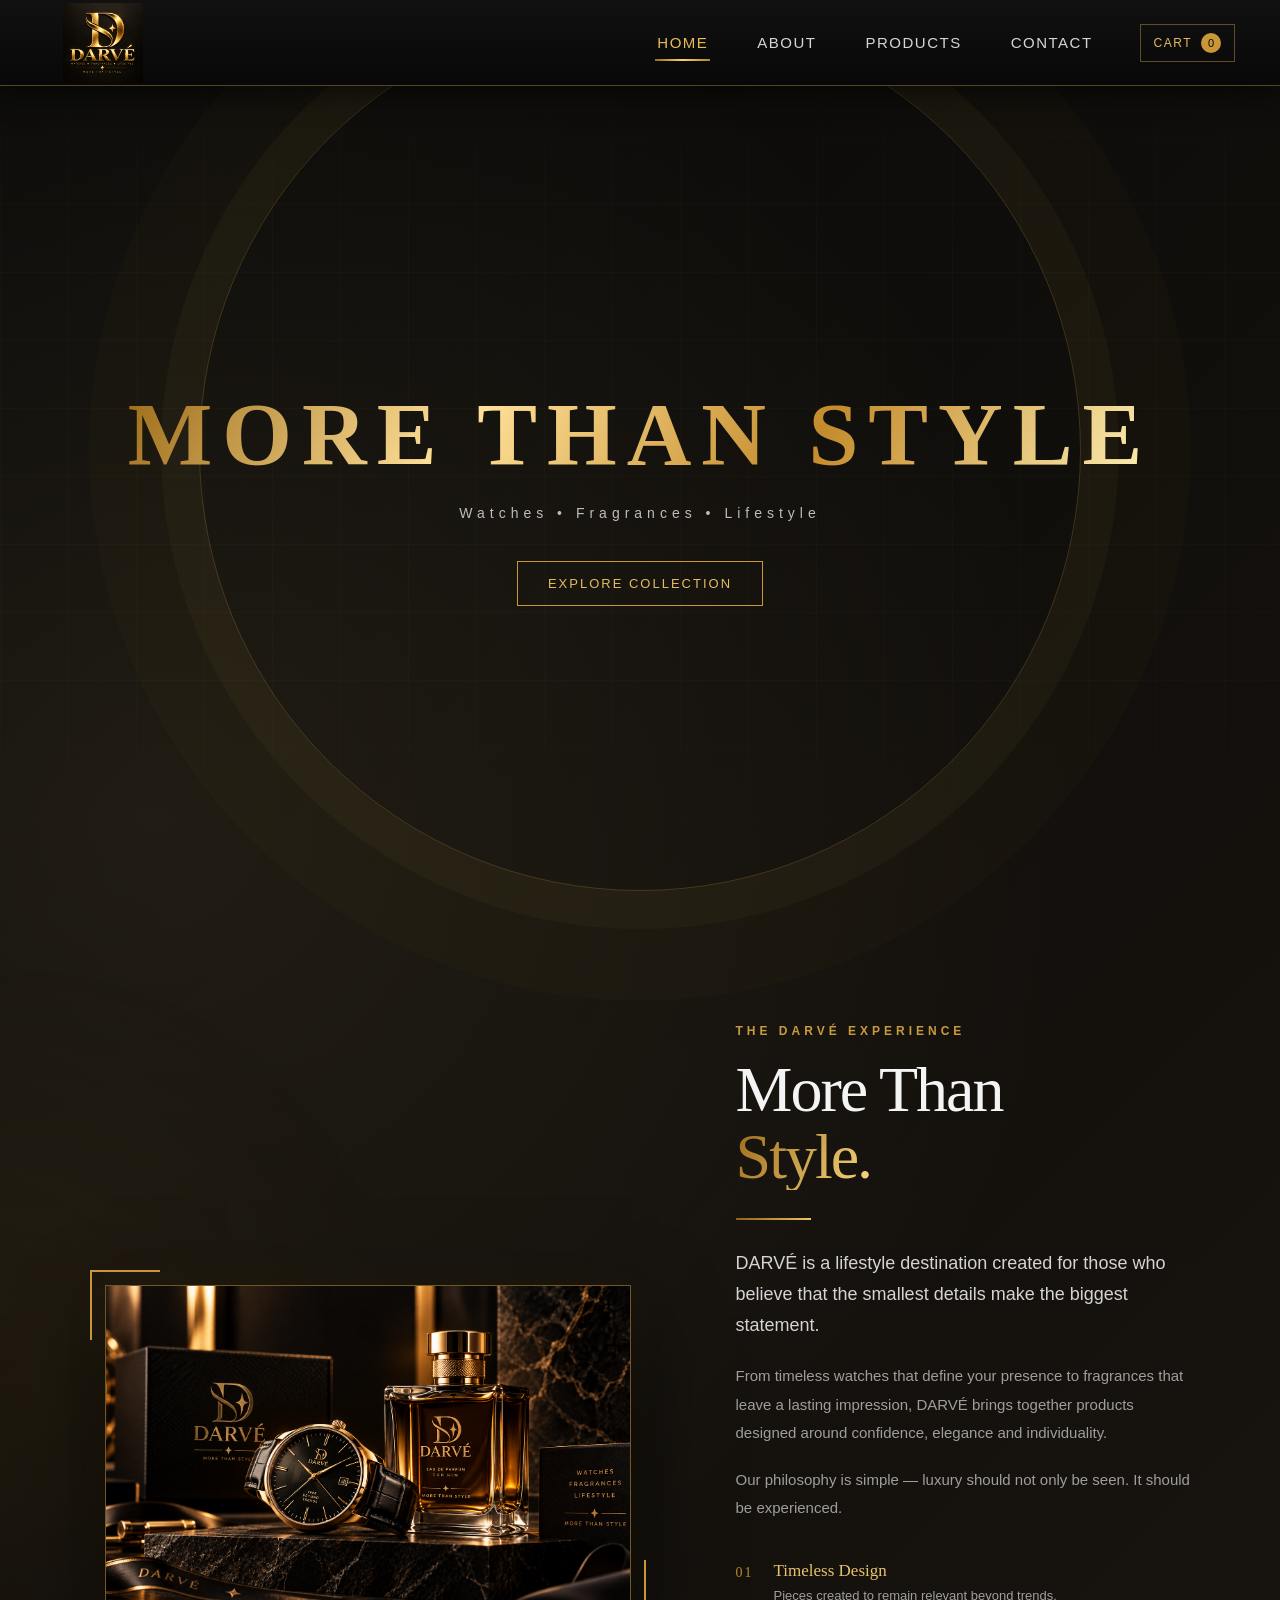
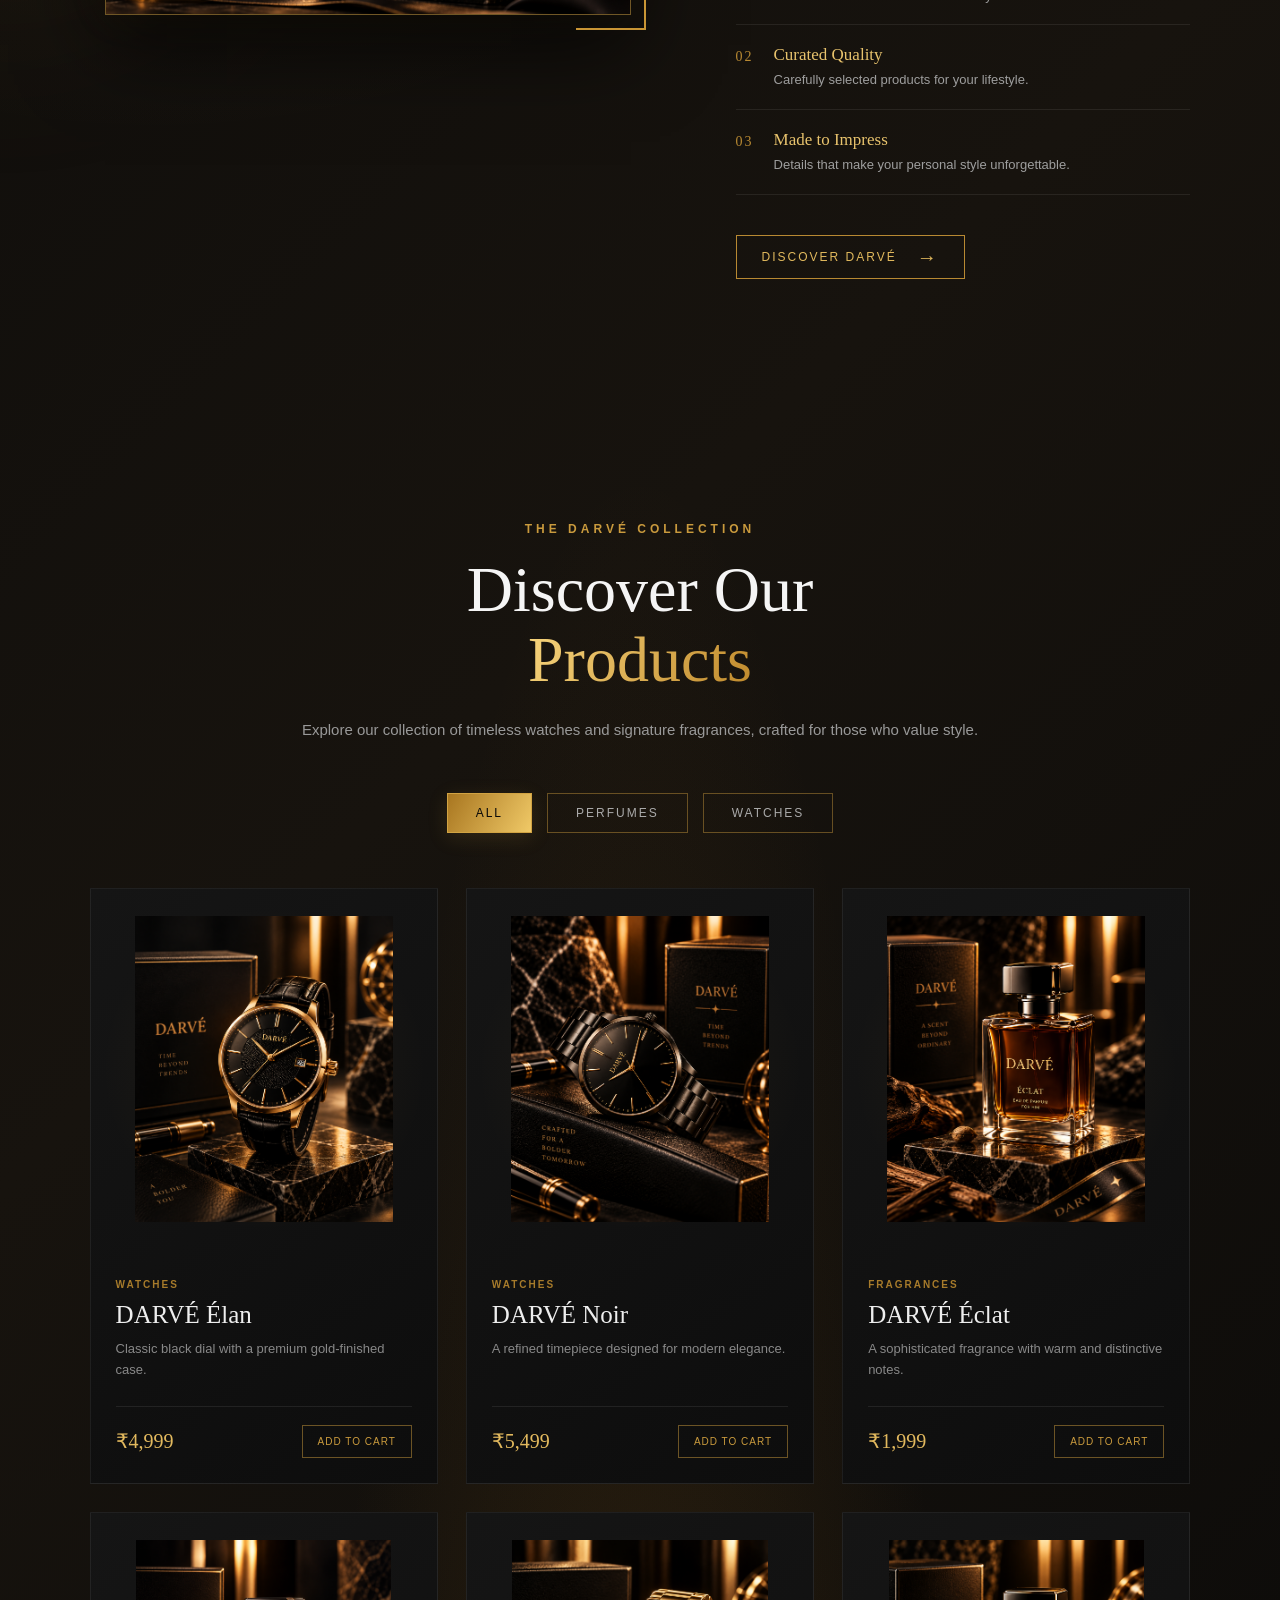
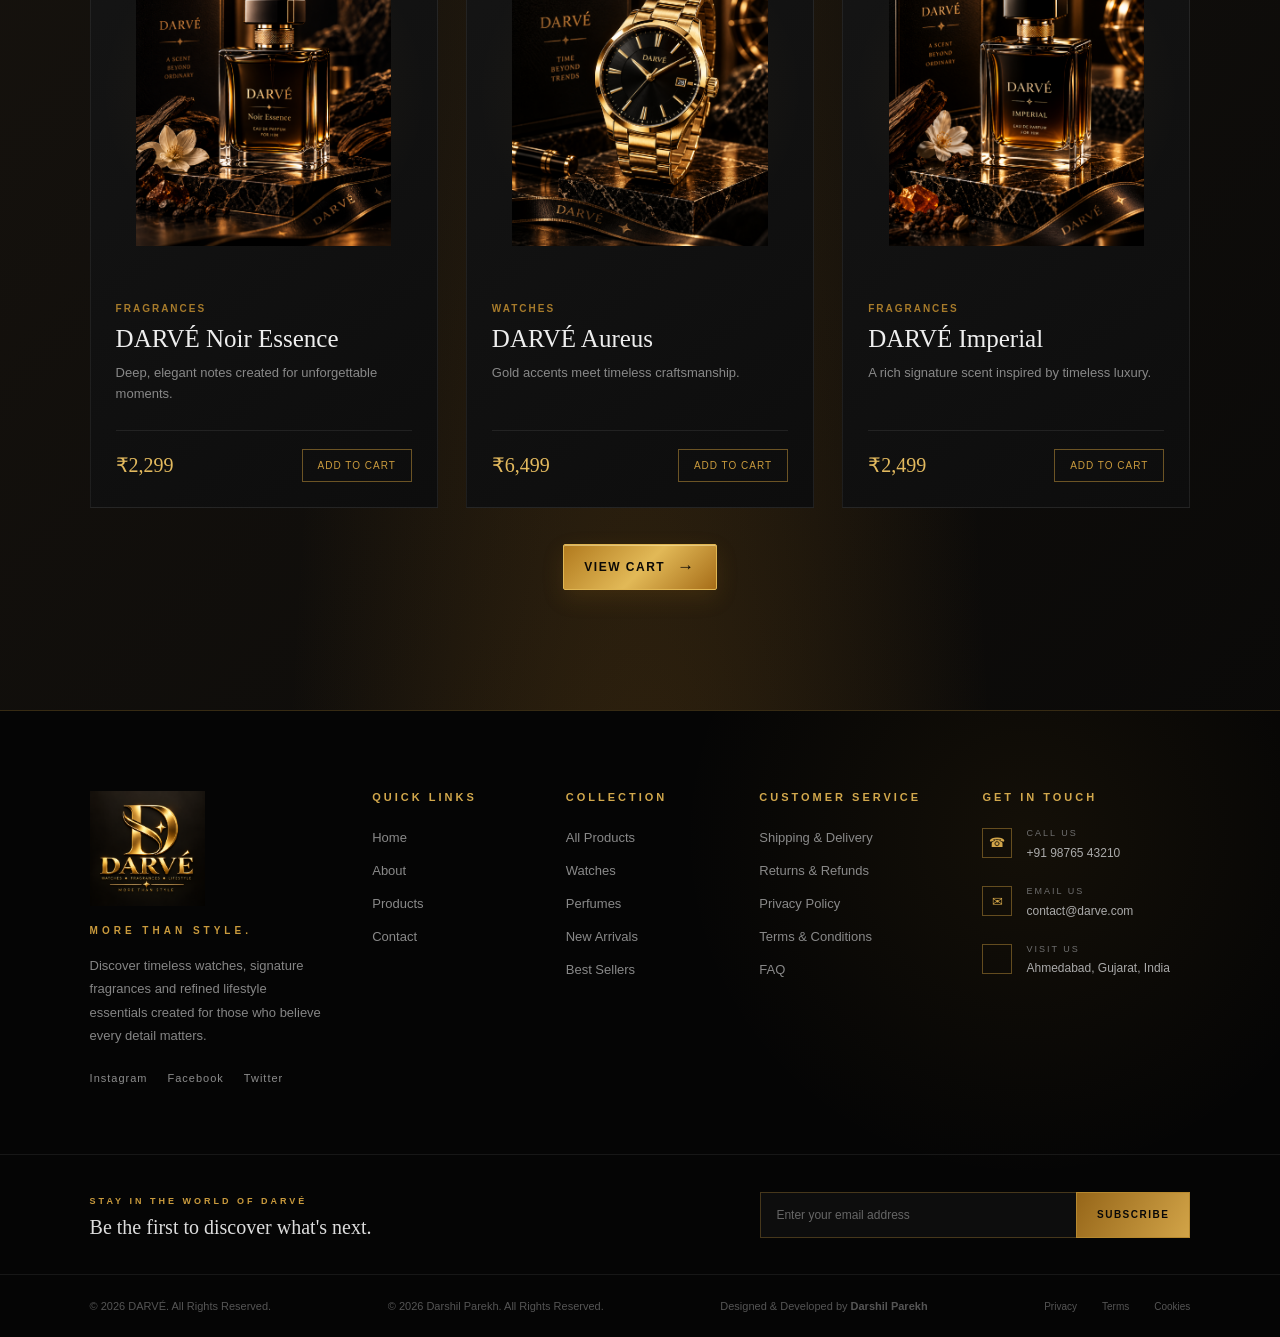
<file: index.html>
<!DOCTYPE html>
<html lang="en">

<head>
    <meta charset="UTF-8">
    <meta name="viewport" content="width=device-width, initial-scale=1.0">
    <title>DARVÉ</title>
    <link rel="icon" type="image/png" href="Images/logo2.png">
    <link rel="stylesheet" href="style.css?v=3">
</head>

<body>
    <header class="navbar">
        <div class="nav-container">
            <a href="#" class="logo">
                <img src="Images/logo2.png" alt="DARVÉ Logo">
            </a>
            <nav class="nav-menu">

                <a href="#" class="nav-link active">
                    Home
                </a>
                <a href="#about" class="nav-link">
                    About
                </a>
                <a href="#products" class="nav-link">
                    Products
                </a>
                <a href="#contact" class="nav-link">
                    Contact
                </a>
                <a href="cart.html" class="cart-link">
                    Cart
                    <span id="cartCount">0</span>
                </a>
            </nav>
            <button class="menu-btn">
                ☰
            </button>
        </div>

    </header>
    <section id="home" class="hero">
        <h1>MORE THAN STYLE</h1>
        <p>Watches • Fragrances • Lifestyle</p>
        <button class="shop-btn">Explore Collection</button>
    </section>



    <section class="about-section" id="about">
        <div class="about-container">
            <!-- IMAGE -->
            <div class="about-image-wrapper">
                <div class="about-image-frame">
                    <img src="Images/about image.png" alt="DARVÉ Watches and Fragrances" class="about-image" loading="lazy" decoding="async">
                </div>
                <div class="gold-corner top-left"></div>
                <div class="gold-corner bottom-right"></div>
            </div>
            <!-- CONTENT -->
            <div class="about-content">
                <span class="about-small-title">
                    THE DARVÉ EXPERIENCE
                </span>
                <h2> More Than <span>Style.</span> </h2>
                <div class="about-line"></div>
                <p class="about-intro">
                    DARVÉ is a lifestyle destination created for those
                    who believe that the smallest details make the
                    biggest statement.
                </p>
                <p>
                    From timeless watches that define your presence
                    to fragrances that leave a lasting impression,
                    DARVÉ brings together products designed around
                    confidence, elegance and individuality.
                </p>
                <p>
                    Our philosophy is simple — luxury should not only
                    be seen. It should be experienced.
                </p>

                <!-- FETURES -->
                <div class="about-features">
                    <div class="about-feature">
                        <span class="feature-number">
                            01
                        </span>
                        <div>
                            <h3>Timeless Design</h3>
                            <p>
                                Pieces created to remain
                                relevant beyond trends.
                            </p>
                        </div>
                    </div>
                    <div class="about-feature">
                        <span class="feature-number">
                            02
                        </span>
                        <div>
                            <h3>Curated Quality</h3>
                            <p>
                                Carefully selected products
                                for your lifestyle.
                            </p>
                        </div>
                    </div>
                    <div class="about-feature">
                        <span class="feature-number">
                            03
                        </span>
                        <div>
                            <h3>Made to Impress</h3>
                            <p>
                                Details that make your
                                personal style unforgettable.
                            </p>
                        </div>
                    </div>
                </div>
                <a href="#products" class="about-button">
                    Discover DARVÉ
                    <span>→</span>
                </a>
            </div>
        </div>
    </section>
    <section class="products-section" id="products">

        <div class="products-header">
            <span class="section-subtitle">
                THE DARVÉ COLLECTION
            </span>
            <h2>
                Discover Our
                <span>Products</span>
            </h2>
            <p>
                Explore our collection of timeless watches and
                signature fragrances, crafted for those who value style.
            </p>
        </div>
        <div class="product-actions">
            <div class="category-buttons" aria-label="Product categories">
                <button class="category-btn filter-btn active" type="button" data-category="all">
                    All
                </button>
                <button class="category-btn filter-btn" type="button" data-category="perfume">
                    Perfumes
                </button>
                <button class="category-btn filter-btn" type="button" data-category="watch">
                    Watches
                </button>
            </div>
        </div>

        <div class="product-grid" id="productGrid">
            <!-- PRODUCT 1 -->
            <div class="product-card" data-category="watch">
                <div class="product-image">
                    <img src="Images/belt watch.png" alt="DARVÉ Luxury Watch" loading="lazy" decoding="async">
                </div>
                <div class="product-info">
                    <span class="product-category">
                        WATCHES
                    </span>
                    <h3>
                        DARVÉ Élan
                    </h3>
                    <p class="product-description">
                        Classic black dial with a premium
                        gold-finished case.
                    </p>
                    <div class="product-bottom">
                        <span class="product-price">
                            ₹4,999
                        </span>
                        <button class="add-cart">
                            Add to Cart
                        </button>
                    </div>
                </div>
            </div>
            <!-- PRODUCT 2 -->
            <div class="product-card" data-category="watch">
                <div class="product-image">
                    <img src="Images/chainwatch.png" alt="DARVÉ Watch" loading="lazy" decoding="async">
                </div>
                <div class="product-info">
                    <span class="product-category">
                        WATCHES
                    </span>
                    <h3>
                        DARVÉ Noir
                    </h3>
                    <p class="product-description">
                        A refined timepiece designed for
                        modern elegance.
                    </p>
                    <div class="product-bottom">
                        <span class="product-price">
                            ₹5,499
                        </span>
                        <button class="add-cart">
                            Add to Cart
                        </button>
                    </div>
                </div>
            </div>
            <!-- PRODUCT 3 -->
            <div class="product-card" data-category="perfume">
                <div class="product-image">
                    <img src="Images/ECLAT perfume.png" alt="DARVÉ Luxury Perfume" loading="lazy" decoding="async">
                </div>
                <div class="product-info">
                    <span class="product-category">
                        FRAGRANCES
                    </span>
                    <h3>
                        DARVÉ Éclat
                    </h3>
                    <p class="product-description">
                        A sophisticated fragrance with
                        warm and distinctive notes.
                    </p>
                    <div class="product-bottom">
                        <span class="product-price">
                            ₹1,999
                        </span>
                        <button class="add-cart">
                            Add to Cart
                        </button>
                    </div>
                </div>
            </div>
            <!-- PRODUCT 4 -->
            <div class="product-card" data-category="perfume">
                <div class="product-image">
                    <img src="Images/noir essence.png" alt="DARVÉ Fragrance" loading="lazy" decoding="async">
                </div>
                <div class="product-info">
                    <span class="product-category">
                        FRAGRANCES
                    </span>
                    <h3>
                        DARVÉ Noir Essence
                    </h3>
                    <p class="product-description">
                        Deep, elegant notes created for
                        unforgettable moments.
                    </p>
                    <div class="product-bottom">
                        <span class="product-price">
                            ₹2,299
                        </span>
                        <button class="add-cart">
                            Add to Cart
                        </button>
                    </div>
                </div>
            </div>
            <!-- PRODUCT 5 -->
            <div class="product-card" data-category="watch">
                <div class="product-image">
                    <img src="Images/gold watch.png" alt="DARVÉ Gold Watch" loading="lazy" decoding="async">
                </div>
                <div class="product-info">
                    <span class="product-category">
                        WATCHES
                    </span>
                    <h3>
                        DARVÉ Aureus
                    </h3>
                    <p class="product-description">
                        Gold accents meet timeless
                        craftsmanship.
                    </p>
                    <div class="product-bottom">
                        <span class="product-price">
                            ₹6,499
                        </span>
                        <button class="add-cart">
                            Add to Cart
                        </button>
                    </div>
                </div>
            </div>
            <!-- PRODUCT 6 -->
            <div class="product-card" data-category="perfume">
                <div class="product-image">
                    <img src="Images/imperial.png" alt="DARVÉ Perfume" loading="lazy" decoding="async">
                </div>
                <div class="product-info">
                    <span class="product-category">
                        FRAGRANCES
                    </span>
                    <h3>
                        DARVÉ Imperial
                    </h3>
                    <p class="product-description">
                        A rich signature scent inspired
                        by timeless luxury.
                    </p>
                    <div class="product-bottom">
                        <span class="product-price">
                            ₹2,499
                        </span>
                        <button class="add-cart">
                            Add to Cart
                        </button>
                    </div>
                </div>
            </div>
        </div>
        <div class="products-cart-action">
            <a href="cart.html" class="view-cart-button">
                View Cart
                <span>→</span>
            </a>
        </div>
    </section>
    <footer class="footer">
        <div class="footer-container">
            <!-- =================================
             BRAND
        ================================== -->
            <div class="footer-brand">
                <a href="#" class="footer-logo">
                    <img src="Images/logo2.png" alt="DARVÉ">
                </a>
                <p class="footer-tagline">
                    MORE THAN STYLE.
                </p>
                <p class="footer-description">
                    Discover timeless watches, signature fragrances
                    and refined lifestyle essentials created for
                    those who believe every detail matters.
                </p>
                <!-- SOCIAL MEDIA -->
                <div class="social-links">

                    <a href="#" aria-label="Instagram">
                        Instagram
                    </a>
                    <a href="#" aria-label="Facebook">
                        Facebook
                    </a>
                    <a href="#" aria-label="Twitter">
                        Twitter
                    </a>
                </div>
            </div>
            <!-- =================================
             QUICK LINKS
        ================================== -->
            <div class="footer-column">
                <h3>
                    QUICK LINKS
                </h3>
                <ul>
                    <li>
                        <a href="#">
                            Home
                        </a>
                    </li>
                    <li>
                        <a href="#about">
                            About
                        </a>
                    </li>
                    <li>
                        <a href="#products">
                            Products
                        </a>
                    </li>
                    <li>
                        <a href="#contact">
                            Contact
                        </a>
                    </li>
                </ul>
            </div>
            <!-- =================================
             COLLECTION
        ================================== -->
            <div class="footer-column">
                <h3>
                    COLLECTION
                </h3>
                <ul>
                    <li>
                        <a href="#products">
                            All Products
                        </a>
                    </li>
                    <li>
                        <a href="#products">
                            Watches
                        </a>
                    </li>
                    <li>
                        <a href="#products">
                            Perfumes
                        </a>
                    </li>
                    <li>
                        <a href="#products">
                            New Arrivals
                        </a>
                    </li>
                    <li>
                        <a href="#products">
                            Best Sellers
                        </a>
                    </li>
                </ul>
            </div>
            <!-- =================================
             CUSTOMER SERVICE
        ================================== -->
            <div class="footer-column">
                <h3>
                    CUSTOMER SERVICE
                </h3>
                <ul>
                    <li>
                        <a href="#">
                            Shipping & Delivery
                        </a>
                    </li>
                    <li>
                        <a href="#">
                            Returns & Refunds
                        </a>
                    </li>
                    <li>
                        <a href="#">
                            Privacy Policy
                        </a>
                    </li>
                    <li>
                        <a href="#">
                            Terms & Conditions
                        </a>
                    </li>
                    <li>
                        <a href="#">
                            FAQ
                        </a>
                    </li>
                </ul>
            </div>
            <!-- =================================
             CONTACT
        ================================== -->
            <div class="footer-contact">
                <h3>
                    GET IN TOUCH
                </h3>
                <div class="contact-item">
                    <span class="contact-icon">
                        ☎
                    </span>
                    <div>
                        <small>
                            CALL US
                        </small>
                        <a href="tel:+919876543210">
                            +91 98765 43210
                        </a>
                    </div>
                </div>
                <div class="contact-item">
                    <span class="contact-icon">
                        ✉
                    </span>
                    <div>
                        <small>
                            EMAIL US
                        </small>
                        <a href="mailto:contact@darve.com">
                            contact@darve.com
                        </a>
                    </div>
                </div>
                <div class="contact-item">
                    <span class="contact-icon">
                    </span>
                    <div>
                        <small>
                            VISIT US
                        </small>
                        <p>
                            Ahmedabad, Gujarat, India
                        </p>
                    </div>
                </div>
            </div>
        </div>
        <!-- =========================================
         NEWSLETTER
    ========================================= -->
        <div class="newsletter">
            <div class="newsletter-content">
                <span>
                    STAY IN THE WORLD OF DARVÉ
                </span>
                <h3>
                    Be the first to discover
                    what's next.
                </h3>
            </div>
            <form class="newsletter-form">
                <input type="email" placeholder="Enter your email address" required>
                <button type="submit">
                    SUBSCRIBE
                </button>
            </form>
        </div>
        <!-- =========================================
         BOTTOM FOOTER
    ========================================= -->
        <div class="footer-bottom">
            <p>
                © 2026 DARVÉ. All Rights Reserved.
            </p>
            <p>
    © 2026 Darshil Parekh. All Rights Reserved.
  </p>
  <p>
    Designed & Developed by <strong>Darshil Parekh</strong>
  </p>
            <div class="legal-links">
                <a href="#">
                    Privacy
                </a>
                <a href="#">
                    Terms
                </a>
                <a href="#">
                    Cookies
                </a>
            </div>
        </div>
    </footer>
    <script src="js/cart.js"></script>
    <script src="js/products.js"></script>
</body>

</html>
</file>
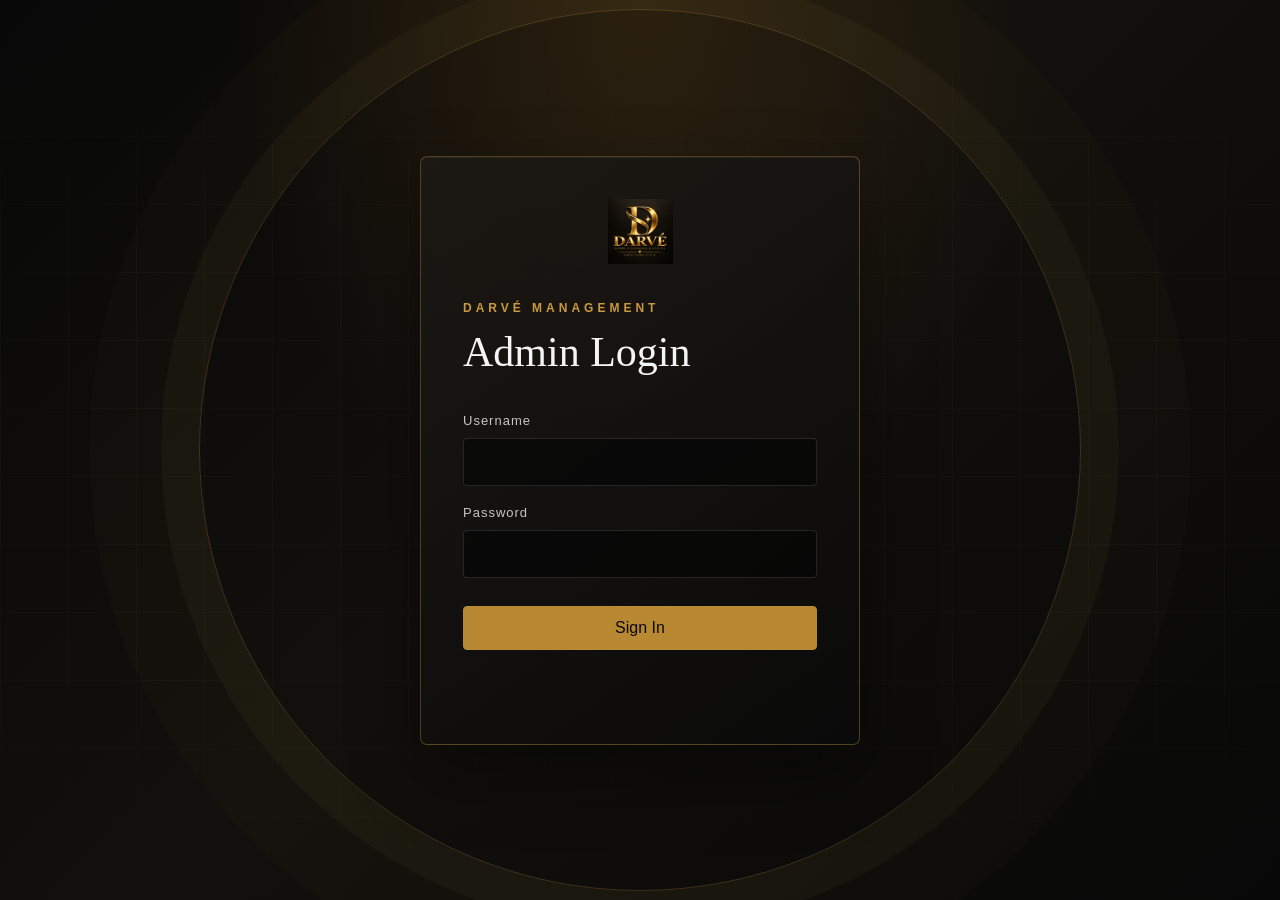
<file: admin-login.html>
<!DOCTYPE html>
<html lang="en">

<head>
    <meta charset="UTF-8">
    <meta name="viewport" content="width=device-width, initial-scale=1.0">
    <title>DARVÉ Admin Login</title>
    <link rel="stylesheet" href="style.css?v=3">
    <link rel="stylesheet" href="admin.css">
</head>

<body class="admin-body auth-body">
    <main class="auth-panel">
        <a href="index.html" class="admin-logo">
            <img src="Images/logo2.png" alt="DARVÉ Logo">
        </a>

        <span class="section-subtitle">DARVÉ MANAGEMENT</span>
        <h1>Admin Login</h1>

        <form id="adminLoginForm" class="auth-form">
            <label for="adminUsername">Username</label>
            <input type="text" id="adminUsername" autocomplete="username" required>

            <label for="adminPassword">Password</label>
            <input type="password" id="adminPassword" autocomplete="current-password" required>

            <button type="submit" class="primary-button">Sign In</button>
            <p id="loginMessage" class="admin-message error" role="alert"></p>
        </form>
    </main>

    <script src="js/admin-auth.js"></script>
</body>

</html>
</file>
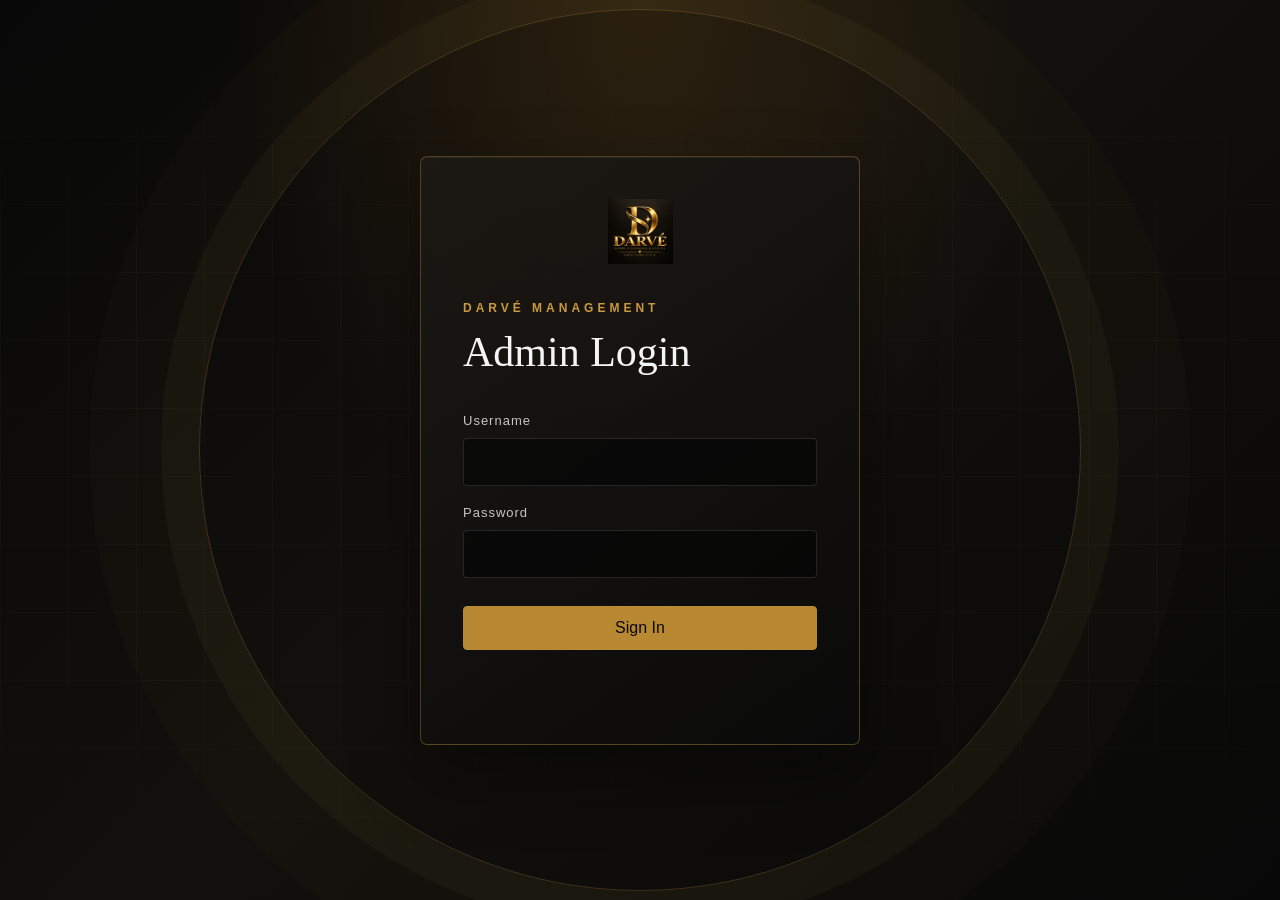
<file: admin.html>
<!DOCTYPE html>
<html lang="en">

<head>
    <meta charset="UTF-8">

    <meta name="viewport" content="width=device-width, initial-scale=1.0">

    <title>DARVÉ Admin Panel</title>

    <link rel="stylesheet" href="style.css?v=3">
    <link rel="stylesheet" href="admin.css">
</head>

<body class="admin-body" data-admin-page>

    <header class="admin-navbar">
        <div class="admin-nav-container">

            <a href="index.html" class="admin-logo">
                <img src="Images/logo2.png" alt="DARVÉ Logo">
            </a>

            <div>
                <a href="index.html" class="admin-back-link">
                    ← View Store
                </a>

                <button type="button" id="adminLogout" class="admin-logout">
                    Log Out
                </button>
            </div>

        </div>
    </header>

    <main class="admin-container">

        <section class="admin-heading">
            <div>
                <span>
                    DARVÉ MANAGEMENT
                </span>

                <h1>
                    Product Admin
                </h1>

                <p>
                    Add, edit and remove products from your collection.
                </p>
            </div>

            <div class="admin-stat">
                <strong id="productCount">
                    0
                </strong>

                <span>
                    Products
                </span>
            </div>
        </section>

        <section class="admin-panel">

            <div class="panel-heading">
                <div>
                    <span>
                        PRODUCT FORM
                    </span>

                    <h2 id="formTitle">
                        Add Product
                    </h2>
                </div>

                <button type="button" id="cancelEdit" class="secondary-button hidden">
                    Cancel Edit
                </button>
            </div>

            <form id="productForm" class="product-form">

                <input type="hidden" id="productId">

                <div class="form-group">
                    <label for="productName">
                        Product Name
                    </label>

                    <input type="text" id="productName" placeholder="Example: DARVÉ Royal" required>
                </div>

                <div class="form-group">
                    <label for="productCategory">
                        Category
                    </label>

                    <select id="productCategory" required>

                        <option value="watch">
                            Watch
                        </option>

                        <option value="perfume">
                            Perfume
                        </option>

                        <option value="belt">
                            Belt
                        </option>

                        <option value="bag">
                            Bag
                        </option>

                    </select>
                </div>

                <div class="form-group">
                    <label for="productPrice">
                        Price
                    </label>

                    <input type="number" id="productPrice" min="0" placeholder="4999" required>
                </div>

                <div class="form-group">
                    <label for="productImage">
                        Image Path
                    </label>

                    <input type="text" id="productImage" placeholder="Images/product.png" required>
                </div>

                <div class="form-group form-group-full">
                    <label for="productDescription">
                        Description
                    </label>

                    <textarea id="productDescription" rows="4" placeholder="Describe the product..."
                        required></textarea>
                </div>

                <div class="form-actions form-group-full">

                    <button type="submit" class="primary-button" id="saveProductButton">
                        Add Product
                    </button>

                    <button type="button" class="secondary-button" id="clearForm">
                        Clear
                    </button>

                </div>

            </form>

            <p id="adminMessage" class="admin-message"></p>

        </section>

        <section class="admin-panel">

            <div class="panel-heading">
                <div>
                    <span>
                        CURRENT COLLECTION
                    </span>

                    <h2>
                        Manage Products
                    </h2>
                </div>

                <select id="adminFilter" class="admin-filter">

                    <option value="all">
                        All Products
                    </option>

                    <option value="perfume">
                        Perfumes
                    </option>

                    <option value="watch">
                        Watches
                    </option>

                    <option value="belt">
                        Belts
                    </option>

                    <option value="bag">
                        Bags
                    </option>

                </select>
            </div>

            <div id="adminProductList" class="admin-product-list">
            </div>

        </section>

        <section class="storage-note">
            <h3>
                Important: How this version stores products
            </h3>

            <p>
                This beginner version keeps the original products in
                <strong>products.json</strong> and saves admin changes
                in your browser's <strong>localStorage</strong>.
                This makes the project easy to learn and works on
                GitHub Pages, but changes are not shared between
                different browsers or devices.
            </p>

            <p>
                For a real online store where every visitor sees the
                same changes, the next step is connecting this exact
                admin panel to Firebase, Supabase or another database.
            </p>
        </section>

    </main>

    <script src="js/admin-auth.js" defer></script>
    <script src="js/admin.js"></script>

</body>

</html>
</file>
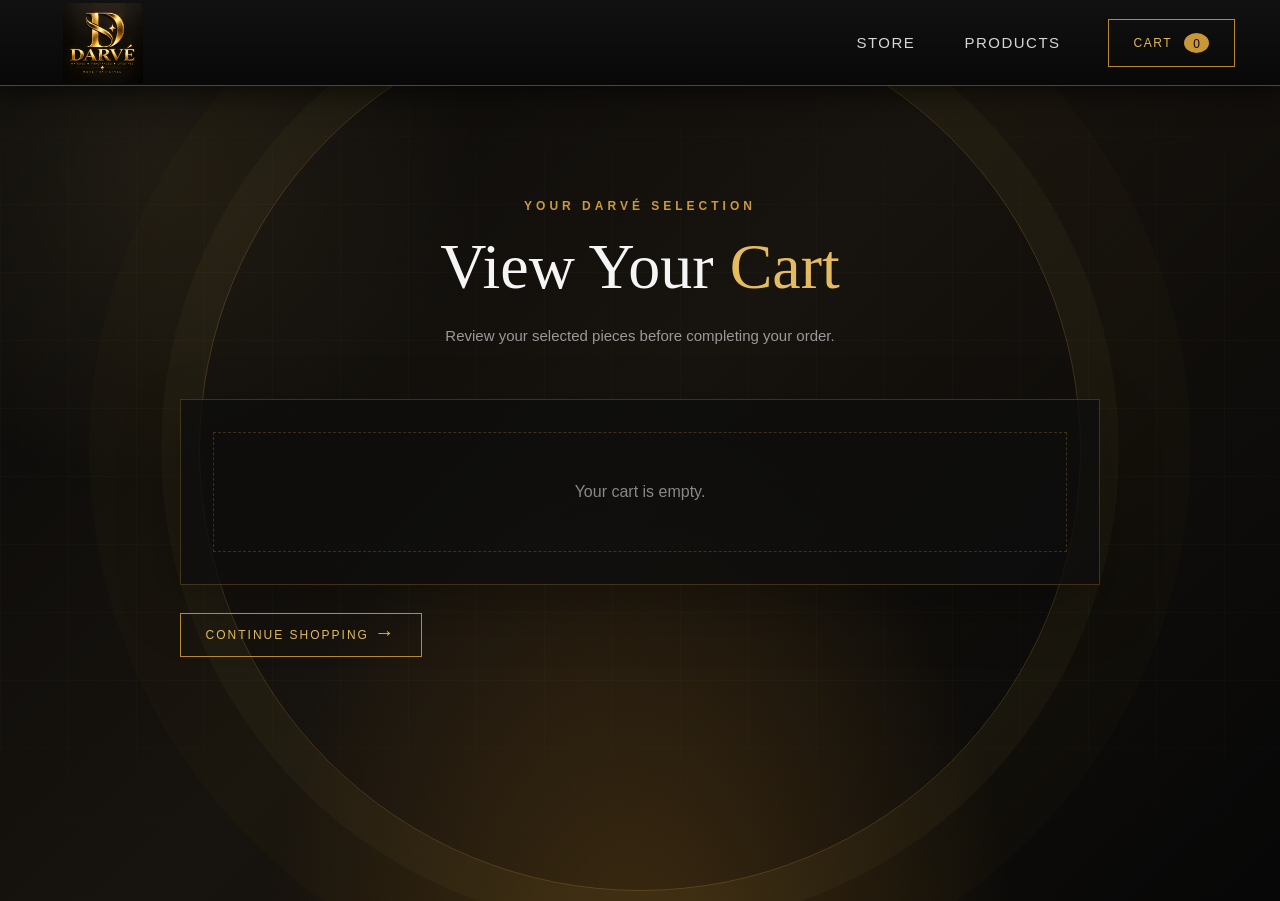
<file: cart.html>
<!DOCTYPE html>
<html lang="en">

<head>
	<meta charset="UTF-8">
	<meta name="viewport" content="width=device-width, initial-scale=1.0">
	<title>DARVÉ Cart</title>
	<link rel="icon" type="image/png" href="Images/logo2.png">
	<link rel="stylesheet" href="style.css?v=3">
	<link rel="stylesheet" href="admin.css?v=2">
</head>

<body>
	<header class="navbar">
		<div class="nav-container">
			<a href="index.html" class="logo">
				<img src="Images/logo2.png" alt="DARVÉ Logo">
			</a>
			<nav class="nav-menu">
				<a href="index.html" class="nav-link">Store</a>
				<a href="index.html#products" class="nav-link">Products</a>
				<a href="cart.html" class="cart-link" aria-current="page">
					Cart
					<span id="cartCount">0</span>
				</a>
			</nav>
		</div>
	</header>

	<main class="cart-page">
		<div class="products-header">
			<span class="section-subtitle">YOUR DARVÉ SELECTION</span>
			<h1>View Your <span>Cart</span></h1>
			<p>Review your selected pieces before completing your order.</p>
		</div>

		<section class="cart-panel" aria-label="Shopping cart">
			<div id="cartItems"></div>
			<div id="cartTotal"></div>
		</section>

		<a href="index.html#products" class="about-button">Continue Shopping <span>→</span></a>
	</main>

	<script src="js/cart.js?v=2"></script>
	<script src="js/cart-page.js?v=2"></script>
</body>

</html>
</file>
<file: style.css>
/* =========================
   GLOBAL
========================= */

* {
    margin: 0;
    padding: 0;
    box-sizing: border-box;
}

html {
    scroll-behavior: smooth;
}

body {
    position: relative;
    isolation: isolate;
    min-height: 100vh;

    background:
        radial-gradient(ellipse at 50% 112%, rgba(190, 126, 31, 0.27), transparent 42%),
        radial-gradient(circle at 12% 18%, rgba(255, 214, 126, 0.08), transparent 24%),
        linear-gradient(135deg, #090909 0%, #17130e 48%, #070707 100%);
    color: #ffffff;
    font-family: Arial, Helvetica, sans-serif;
}

body::before {
    content: "";

    position: fixed;
    inset: 0;
    z-index: -1;

    opacity: 0.42;

    background-image:
        linear-gradient(rgba(255, 226, 154, 0.055) 1px, transparent 1px),
        linear-gradient(90deg, rgba(255, 226, 154, 0.055) 1px, transparent 1px);
    background-size: 68px 68px;

    mask-image: linear-gradient(to bottom, transparent, black 25%, black 75%, transparent);
    pointer-events: none;
}

body::after {
    content: "";

    position: fixed;
    width: min(72vw, 880px);
    aspect-ratio: 1;
    top: 50%;
    left: 50%;
    z-index: -1;

    border: 1px solid rgba(230, 182, 78, 0.22);
    border-radius: 50%;
    box-shadow:
        0 0 0 38px rgba(230, 182, 78, 0.035),
        0 0 0 110px rgba(230, 182, 78, 0.02);

    transform: translate(-50%, -50%);
    pointer-events: none;
}


/* =========================
   NAVBAR
========================= */

.navbar {
    position: sticky;
    top: 0;
    z-index: 1000;

    width: 100%;

    background:
        linear-gradient(180deg,
            #111111 0%,
            #080808 100%);

    border-bottom: 1px solid rgba(212, 167, 72, 0.35);

    box-shadow:
        0 5px 30px rgba(0, 0, 0, 0.6);
}


.nav-container {
    max-width: 1400px;
    height: 85px;

    margin: auto;
    padding: 0 45px;

    display: flex;
    align-items: center;
    justify-content: space-between;
}


/* =========================
   LOGO
========================= */

.logo {
    display: flex;
    align-items: center;

    text-decoration: none;

    height: 70px;
}

.logo img {
    width: 115px;
    height: 80px;

    object-fit: contain;

    display: block;

    transition: 0.4s ease;
}


/* Logo hover */

.logo:hover img {
    transform: scale(1.05);

    filter:
        drop-shadow(0 0 8px rgba(212, 167, 72, 0.5));
}


/* =========================
   NAVIGATION
========================= */

.nav-menu {
    display: flex;

    align-items: center;

    gap: 45px;
}


/* =========================
   NAV LINKS
========================= */

.nav-link {

    position: relative;

    text-decoration: none;

    color: #d6d6d6;

    font-size: 15px;

    font-weight: 500;

    letter-spacing: 1.5px;

    text-transform: uppercase;

    padding: 10px 2px;

    transition:
        color 0.3s ease,
        transform 0.3s ease;
}


/* Gold underline */

.nav-link::after {

    content: "";

    position: absolute;

    left: 0;
    bottom: 0;

    width: 0;
    height: 2px;

    background: linear-gradient(90deg,
            #9c6b18,
            #f5d27a,
            #b98224);

    transition: width 0.35s ease;
}


/* Hover */

.nav-link:hover {

    color: #e7bd5b;

    transform: translateY(-2px);
}

.nav-link:hover::after {
    width: 100%;
}


/* Active link */

.nav-link.active {
    color: #e7bd5b;
}

.nav-link.active::after {
    width: 100%;
}


.cart-link {

    display: inline-flex;
    align-items: center;
    gap: 9px;

    padding: 8px 13px;

    border: 1px solid rgba(201, 154, 61, 0.45);

    color: #e7bd5b;

    font-size: 12px;
    letter-spacing: 1.5px;
    text-decoration: none;
    text-transform: uppercase;

    transition: all 0.3s ease;
}


.cart-link:hover {

    background: rgba(201, 154, 61, 0.12);

    border-color: #d7a844;
    color: #ffe29a;
}


.cart-link span {

    display: inline-grid;
    min-width: 20px;
    height: 20px;

    padding: 0 5px;

    place-items: center;

    border-radius: 50%;

    background: #c99735;

    color: #080808;

    font-size: 11px;
    letter-spacing: 0;
}


/* =========================
   MOBILE BUTTON
========================= */

.menu-btn {

    display: none;

    border: none;

    background: transparent;

    color: #d9ad4d;

    font-size: 28px;

    cursor: pointer;
}


/* =========================
   HERO DEMO
========================= */

.hero {

    position: relative;
    overflow: hidden;

    min-height: calc(100vh - 85px);

    display: flex;

    flex-direction: column;

    align-items: center;

    justify-content: center;

    text-align: center;

    padding: 40px;

    background: transparent;
}


.hero h1 {

    position: relative;

    font-family: Georgia, serif;

    font-size: clamp(45px, 7vw, 90px);

    letter-spacing: 10px;

    background: linear-gradient(120deg,
            #9c6b18,
            #ffe29a,
            #c38b2c,
            #fff0b5);

    -webkit-background-clip: text;
    background-clip: text;

    color: transparent;
}


.hero p {

    margin-top: 20px;

    color: #bdbdbd;

    letter-spacing: 5px;

    font-size: 14px;
}


/* =========================
   BUTTON
========================= */

.shop-btn {

    margin-top: 40px;

    padding: 14px 30px;

    border: 1px solid #c99735;

    background: transparent;

    color: #e4bb61;

    text-transform: uppercase;

    letter-spacing: 2px;

    font-size: 13px;

    cursor: pointer;

    transition: 0.35s ease;
}


.shop-btn:hover {

    background: linear-gradient(90deg,
            #9c6b18,
            #d7a844);

    color: #080808;

    box-shadow:
        0 0 25px rgba(212, 167, 72, 0.25);
}


/* =========================
   RESPONSIVE
========================= */

@media (max-width: 768px) {

    .nav-container {

        height: 70px;

        padding: 0 20px;
    }


    .logo img {
        width: 90px;
    }


    .nav-menu {

        display: none;
    }


    .menu-btn {

        display: block;
    }


    .hero {

        min-height: calc(100vh - 70px);

        padding: 25px;
    }


    .hero h1 {

        font-size: 42px;

        letter-spacing: 5px;
    }


    .hero p {

        font-size: 11px;

        letter-spacing: 3px;
    }

}

/* =========================================
   ABOUT SECTION
========================================= */

.about-section {
    position: relative;

    padding: 120px 7%;

    background: transparent;

    overflow: hidden;
}


/* subtle gold glow */

.about-section::before {
    content: "";

    position: absolute;

    width: 500px;
    height: 500px;

    left: -250px;
    top: 20%;

    background: rgba(180, 125, 30, 0.05);

    filter: blur(100px);

    border-radius: 50%;

    pointer-events: none;
}


/* =========================================
   CONTAINER
========================================= */

.about-container {

    max-width: 1350px;

    margin: auto;

    display: grid;

    grid-template-columns: 1.1fr 0.9fr;

    align-items: center;

    gap: 90px;
}


/* =========================================
   IMAGE
========================================= */

.about-image-wrapper {

    position: relative;

    width: 100%;

    padding: 15px;
}


/* image border */

.about-image-frame {

    position: relative;

    overflow: hidden;

    border: 1px solid rgba(207, 157, 61, 0.5);

    background: #111;

    box-shadow:
        0 30px 80px rgba(0, 0, 0, 0.7),
        0 0 40px rgba(190, 135, 35, 0.08);
}


/* image */

.about-image {

    width: 100%;

    display: block;

    aspect-ratio: 16 / 10;

    object-fit: cover;

    transition:
        transform 0.8s ease,
        filter 0.8s ease;
}


.about-image-wrapper:hover .about-image {

    transform: scale(1.04);

    filter:
        brightness(1.08);
}


/* =========================================
   DECORATIVE CORNERS
========================================= */

.gold-corner {

    position: absolute;

    width: 70px;

    height: 70px;

    border-color: #c99535;

    border-style: solid;

    pointer-events: none;
}


.top-left {

    top: 0;
    left: 0;

    border-width: 2px 0 0 2px;
}


.bottom-right {

    right: 0;
    bottom: 0;

    border-width: 0 2px 2px 0;
}


/* =========================================
   CONTENT
========================================= */

.about-content {

    max-width: 600px;
}


.about-small-title {

    display: inline-block;

    margin-bottom: 18px;

    color: #c99a3d;

    font-size: 12px;

    font-weight: 600;

    letter-spacing: 4px;

    text-transform: uppercase;
}


/* =========================================
   HEADING
========================================= */

.about-content h2 {

    margin: 0;

    color: #f4f4f4;

    font-family:
        Georgia,
        "Times New Roman",
        serif;

    font-size: clamp(48px,
            5vw,
            76px);

    font-weight: 400;

    line-height: 1.05;

    letter-spacing: -2px;
}


.about-content h2 span {

    display: block;

    background: linear-gradient(120deg,
            #9c6b18,
            #f5d27a,
            #c18b2d,
            #ffe9a7);

    -webkit-background-clip: text;

    background-clip: text;

    color: transparent;
}


/* =========================================
   GOLD LINE
========================================= */

.about-line {

    width: 75px;

    height: 2px;

    margin: 28px 0;

    background: linear-gradient(90deg,
            #8f621b,
            #f0c45d);
}


/* =========================================
   TEXT
========================================= */

.about-content p {

    color: #9e9e9e;

    font-size: 15px;

    line-height: 1.9;

    margin-bottom: 18px;
}


.about-content .about-intro {

    color: #d4d4d4;

    font-size: 18px;

    line-height: 1.7;

    margin-bottom: 22px;
}


/* =========================================
   FEATURES
========================================= */

.about-features {

    margin-top: 38px;

    display: flex;

    flex-direction: column;

    gap: 20px;
}


.about-feature {

    display: flex;

    align-items: flex-start;

    gap: 20px;

    padding-bottom: 18px;

    border-bottom: 1px solid rgba(255, 255, 255, 0.08);
}


.feature-number {

    color: #b88932;

    font-family: Georgia, serif;

    font-size: 14px;

    letter-spacing: 2px;

    padding-top: 4px;
}


.about-feature h3 {

    margin: 0 0 5px;

    color: #e8c36d;

    font-family: Georgia, serif;

    font-size: 17px;

    font-weight: 400;
}


.about-feature p {

    margin: 0;

    font-size: 13px;

    line-height: 1.6;
}


/* =========================================
   BUTTON
========================================= */

.about-button {

    display: inline-flex;

    align-items: center;

    gap: 20px;

    margin-top: 40px;

    padding: 14px 25px;

    border: 1px solid #b88932;

    color: #e1b95d;

    text-decoration: none;

    text-transform: uppercase;

    font-size: 12px;

    letter-spacing: 2px;

    transition: all 0.35s ease;
}


.about-button span {

    font-size: 20px;

    line-height: 0;

    transition: transform 0.3s ease;
}


.about-button:hover {

    background: linear-gradient(90deg,
            #9c6b18,
            #d4a94c);

    color: #080808;

    box-shadow:
        0 10px 30px rgba(190, 140, 40, 0.2);
}


.about-button:hover span {

    transform: translateX(5px);
}


/* =========================================
   RESPONSIVE
========================================= */

@media (max-width: 950px) {

    .about-section {

        padding: 90px 6%;
    }


    .about-container {

        grid-template-columns: 1fr;

        gap: 60px;
    }


    .about-content {

        max-width: 750px;
    }

}


@media (max-width: 600px) {

    .about-section {

        padding: 70px 20px;
    }


    .about-image-wrapper {

        padding: 8px;
    }


    .gold-corner {

        width: 45px;
        height: 45px;
    }


    .about-content h2 {

        font-size: 48px;
    }


    .about-content .about-intro {

        font-size: 16px;
    }


    .about-feature {

        gap: 12px;
    }

}

/* =========================================
   PRODUCTS SECTION
========================================= */

.products-section {

    padding: 120px 7%;

    background: transparent;
}


/* =========================================
   HEADER
========================================= */

.products-header {

    max-width: 700px;

    margin: 0 auto 50px;

    text-align: center;
}


.section-subtitle {

    color: #c99a3d;

    font-size: 12px;

    font-weight: 600;

    letter-spacing: 4px;

    text-transform: uppercase;
}


.products-header h2 {

    margin-top: 18px;

    color: #f5f5f5;

    font-family: Georgia, serif;

    font-size: clamp(45px, 5vw, 70px);

    font-weight: 400;

    line-height: 1.1;
}


.products-header h2 span {

    display: block;

    background: linear-gradient(120deg,
            #9c6b18,
            #f5d27a,
            #c18b2d,
            #ffe9a7);

    -webkit-background-clip: text;

    background-clip: text;

    color: transparent;
}


.products-header p {

    margin-top: 20px;

    color: #999;

    line-height: 1.8;

    font-size: 15px;
}


/* =========================================
   CATEGORY BUTTONS
========================================= */

.category-buttons {

    display: flex;
    align-items: center;
    justify-content: center;
    gap: 15px;

    flex-wrap: wrap;
}


.product-actions {

    display: flex;
    justify-content: center;

    margin-bottom: 55px;
}


.products-cart-action {

    display: flex;
    justify-content: center;

    margin-top: 36px;
}


.view-cart-button {

    display: inline-flex;
    align-items: center;
    gap: 12px;

    min-height: 46px;
    padding: 0 20px;

    border: 1px solid #e0b653;
    border-radius: 2px;

    background: linear-gradient(135deg, #b17a1e 0%, #e2b957 52%, #a66d18 100%);
    box-shadow:
        inset 0 1px 0 rgba(255, 239, 180, 0.5),
        0 8px 22px rgba(174, 117, 25, 0.16);

    color: #0b0906;

    font-size: 12px;
    font-weight: 700;
    letter-spacing: 1.5px;
    text-decoration: none;
    text-transform: uppercase;

    transition:
        transform 0.3s ease,
        box-shadow 0.3s ease,
        filter 0.3s ease;
}


.view-cart-button:hover {

    filter: brightness(1.08);

    box-shadow:
        inset 0 1px 0 rgba(255, 239, 180, 0.7),
        0 12px 28px rgba(174, 117, 25, 0.28);

    transform: translateY(-2px);
}


.view-cart-button span {

    display: inline-block;

    font-size: 17px;
    line-height: 1;

    transition: transform 0.3s ease;
}


.view-cart-button:hover span {

    transform: translateX(3px);
}


.category-btn {

    padding: 12px 28px;

    border: 1px solid rgba(201, 154, 61, 0.45);

    background: transparent;

    color: #aaa;

    font-size: 12px;

    text-transform: uppercase;

    letter-spacing: 2px;

    cursor: pointer;

    transition: all 0.35s ease;
}


.category-btn:hover {

    color: #e5bd62;

    border-color: #c99a3d;

}


/* ACTIVE BUTTON */

.category-btn.active {

    color: #080808;

    background: linear-gradient(120deg,
            #a87620,
            #f0c967);

    border-color: #d1a343;

    box-shadow:
        0 5px 20px rgba(201, 154, 61, 0.15);
}


/* =========================================
   PRODUCT GRID
========================================= */

.product-grid {

    max-width: 1400px;

    margin: auto;

    display: grid;

    grid-template-columns:
        repeat(3, 1fr);

    gap: 28px;
}


/* =========================================
   PRODUCT CARD
========================================= */

.product-card {

    position: relative;

    background:
        linear-gradient(145deg,
            #151515,
            #0d0d0d);

    border: 1px solid rgba(255, 255, 255, 0.07);

    overflow: hidden;

    transition:
        transform 0.4s ease,
        border-color 0.4s ease,
        box-shadow 0.4s ease;
}


.product-card:hover {

    transform: translateY(-8px);

    border-color:
        rgba(201, 154, 61, 0.45);

    box-shadow:
        0 20px 50px rgba(0, 0, 0, 0.5);
}


/* =========================================
   PRODUCT IMAGE
========================================= */

.product-image {

    position: relative;

    height: 360px;

    display: flex;

    align-items: center;

    justify-content: center;

    background:
        radial-gradient(circle,
            rgba(201, 154, 61, 0.08),
            transparent 65%);

    overflow: hidden;
}


.product-image img {

    width: 85%;

    height: 85%;

    object-fit: contain;

    transition:
        transform 0.6s ease;
}


.product-card:hover .product-image img {

    transform: scale(1.07);
}


/* =========================================
   PRODUCT INFO
========================================= */

.product-info {

    padding: 25px;
}


.product-category {

    color: #a77b2b;

    font-size: 10px;

    font-weight: 600;

    letter-spacing: 2px;
}


.product-info h3 {

    margin-top: 9px;

    color: #eee;

    font-family: Georgia, serif;

    font-size: 25px;

    font-weight: 400;
}


.product-description {

    margin-top: 10px;

    min-height: 45px;

    color: #888;

    font-size: 13px;

    line-height: 1.6;
}


/* =========================================
   PRODUCT BOTTOM
========================================= */

.product-bottom {

    display: flex;

    justify-content: space-between;

    align-items: center;

    margin-top: 22px;

    padding-top: 18px;

    border-top: 1px solid rgba(255, 255, 255, 0.08);
}


.product-price {

    color: #e2b95e;

    font-family: Georgia, serif;

    font-size: 20px;
}


/* =========================================
   ADD TO CART
========================================= */

.add-cart {

    padding: 10px 15px;

    border: 1px solid rgba(201, 154, 61, 0.5);

    background: transparent;

    color: #c99a3d;

    font-size: 10px;

    text-transform: uppercase;

    letter-spacing: 1px;

    cursor: pointer;

    transition: all 0.3s ease;
}


.add-cart:hover {

    background: #c99a3d;

    color: #080808;
}


/* =========================================
   CART PAGE
========================================= */

.cart-page {

    max-width: 1100px;
    min-height: calc(100vh - 85px);

    margin: auto;
    padding: 110px 7% 120px;
}


.cart-page .products-header h1 {

    margin-top: 18px;

    color: #f5f5f5;

    font-family: Georgia, serif;
    font-size: clamp(42px, 5vw, 68px);
    font-weight: 400;
    line-height: 1.1;
}


.cart-page .products-header h1 span {

    color: #e4bb61;
}


.cart-panel {

    padding: 32px;

    border: 1px solid rgba(201, 154, 61, 0.25);

    background: rgba(13, 13, 13, 0.78);
    box-shadow: 0 20px 55px rgba(0, 0, 0, 0.28);
}


.cart-page>.about-button {

    display: inline-block;
    margin-top: 28px;
}


/* =========================================
   FILTER ANIMATION
========================================= */

.product-card.hide {

    display: none;
}


.product-card.show {

    animation:
        productAppear 0.4s ease;
}


@keyframes productAppear {

    from {

        opacity: 0;

        transform:
            translateY(15px);
    }

    to {

        opacity: 1;

        transform:
            translateY(0);
    }

}


/* =========================================
   RESPONSIVE
========================================= */

@media (max-width: 1000px) {

    .product-grid {

        grid-template-columns:
            repeat(2, 1fr);
    }

}


@media (max-width: 600px) {

    .products-section {

        padding: 80px 20px;
    }


    .product-grid {

        grid-template-columns: 1fr;

        gap: 20px;
    }


    .product-image {

        height: 330px;
    }


    .product-bottom {

        gap: 10px;
    }


    .product-actions {

        flex-direction: column;
        gap: 18px;
    }


    .cart-page {

        min-height: calc(100vh - 70px);

        padding: 80px 20px;
    }


    .cart-panel {

        padding: 20px;
    }

}

/* =========================================
   DARVÉ FOOTER
========================================= */

.footer {

    position: relative;

    background:
        radial-gradient(circle at 80% 20%,
            rgba(190, 135, 35, 0.08),
            transparent 30%),
        #050505;

    border-top: 1px solid rgba(201, 154, 61, 0.25);

    color: #fff;

    padding-top: 80px;

}


/* =========================================
   FOOTER CONTAINER
========================================= */

.footer-container {

    max-width: 1400px;

    margin: auto;

    padding: 0 7% 70px;

    display: grid;

    grid-template-columns:
        1.6fr 1fr 1fr 1.2fr 1.4fr;

    gap: 45px;
}


/* =========================================
   BRAND
========================================= */

.footer-brand {

    max-width: 320px;
}


.footer-logo {

    display: inline-block;

    text-decoration: none;
}


.footer-logo img {

    width: 115px;

    display: block;

    object-fit: contain;
}


.footer-tagline {

    margin-top: 15px;

    color: #c99a3d;

    font-size: 10px;

    letter-spacing: 4px;

    font-weight: 600;
}


.footer-description {

    margin-top: 18px;

    color: #858585;

    font-size: 13px;

    line-height: 1.8;
}


/* =========================================
   SOCIAL LINKS
========================================= */

.social-links {

    display: flex;

    gap: 20px;

    margin-top: 25px;

    flex-wrap: wrap;
}


.social-links a {

    color: #8d8d8d;

    text-decoration: none;

    font-size: 11px;

    letter-spacing: 1px;

    transition: 0.3s ease;
}


.social-links a:hover {

    color: #d5aa50;
}


/* =========================================
   FOOTER COLUMNS
========================================= */

.footer-column h3,
.footer-contact h3 {

    margin-bottom: 25px;

    color: #d2a84c;

    font-size: 11px;

    font-weight: 600;

    letter-spacing: 3px;
}


.footer-column ul {

    list-style: none;

    padding: 0;

    margin: 0;
}


.footer-column li {

    margin-bottom: 15px;
}


.footer-column a {

    color: #898989;

    text-decoration: none;

    font-size: 13px;

    transition:
        color 0.3s ease,
        padding-left 0.3s ease;
}


.footer-column a:hover {

    color: #e1b75c;

    padding-left: 5px;
}


/* =========================================
   CONTACT
========================================= */

.contact-item {

    display: flex;

    align-items: flex-start;

    gap: 14px;

    margin-bottom: 23px;
}


.contact-icon {

    display: flex;

    align-items: center;

    justify-content: center;

    width: 30px;

    height: 30px;

    border: 1px solid rgba(201, 154, 61, 0.45);

    color: #d3a64a;

    font-size: 13px;

    flex-shrink: 0;
}


.contact-item small {

    display: block;

    margin-bottom: 5px;

    color: #6f6f6f;

    font-size: 9px;

    letter-spacing: 2px;
}


.contact-item a,
.contact-item p {

    color: #aaa;

    text-decoration: none;

    font-size: 12px;

    line-height: 1.6;

    margin: 0;

    transition: 0.3s ease;
}


.contact-item a:hover {

    color: #dfb65b;
}


/* =========================================
   NEWSLETTER
========================================= */

.newsletter {

    max-width: 1400px;

    margin: 0 auto;

    padding: 35px 7%;

    border-top: 1px solid rgba(255, 255, 255, 0.07);

    border-bottom: 1px solid rgba(255, 255, 255, 0.07);

    display: flex;

    align-items: center;

    justify-content: space-between;

    gap: 40px;
}


.newsletter-content span {

    color: #c99a3d;

    font-size: 9px;

    letter-spacing: 3px;

    font-weight: 600;
}


.newsletter-content h3 {

    margin-top: 8px;

    color: #ddd;

    font-family: Georgia, serif;

    font-size: 20px;

    font-weight: 400;
}


/* =========================================
   NEWSLETTER FORM
========================================= */

.newsletter-form {

    display: flex;

    width: 430px;

    max-width: 100%;
}


.newsletter-form input {

    width: 100%;

    height: 46px;

    padding: 0 15px;

    border: 1px solid rgba(201, 154, 61, 0.3);

    border-right: none;

    outline: none;

    background: #0d0d0d;

    color: #fff;

    font-size: 12px;
}


.newsletter-form input::placeholder {

    color: #666;
}


.newsletter-form button {

    height: 46px;

    padding: 0 20px;

    border: 1px solid #b7892f;

    background: linear-gradient(120deg,
            #966619,
            #d2a448);

    color: #080808;

    font-size: 10px;

    font-weight: 600;

    letter-spacing: 1.5px;

    cursor: pointer;

    transition: 0.3s ease;
}


.newsletter-form button:hover {

    background: #f0c969;

}


/* =========================================
   BOTTOM
========================================= */

.footer-bottom {

    max-width: 1400px;

    margin: auto;

    padding: 25px 7%;

    display: flex;

    justify-content: space-between;

    align-items: center;

    gap: 20px;
}


.footer-bottom p {

    margin: 0;

    color: #555;

    font-size: 11px;
}


.legal-links {

    display: flex;

    gap: 25px;
}


.legal-links a {

    color: #555;

    text-decoration: none;

    font-size: 10px;

    transition: 0.3s ease;
}


.legal-links a:hover {

    color: #c99a3d;
}


/* =========================================
   RESPONSIVE
========================================= */

@media (max-width: 1100px) {

    .footer-container {

        grid-template-columns:
            repeat(3, 1fr);
    }


    .footer-brand {

        grid-column: span 3;

        max-width: 500px;
    }

}


@media (max-width: 750px) {

    .footer {

        padding-top: 60px;
    }


    .footer-container {

        grid-template-columns:
            repeat(2, 1fr);

        gap: 40px 25px;

        padding-bottom: 50px;
    }


    .footer-brand {

        grid-column: span 2;
    }


    .newsletter {

        flex-direction: column;

        align-items: flex-start;

        padding-top: 30px;

        padding-bottom: 30px;

        gap: 25px;
    }


    .newsletter-form {

        width: 100%;
    }


    .footer-bottom {

        flex-direction: column;

        align-items: flex-start;

        padding-top: 20px;

        padding-bottom: 25px;
    }

}


@media (max-width: 480px) {

    .footer-container {

        grid-template-columns: 1fr;

    }


    .footer-brand {

        grid-column: span 1;
    }


    .newsletter-form {

        flex-direction: column;

        gap: 8px;
    }


    .newsletter-form input {

        border-right: 1px solid rgba(201, 154, 61, 0.3);
    }


    .newsletter-form button {

        width: 100%;
    }


    .legal-links {

        flex-wrap: wrap;

        gap: 15px;
    }

}
</file>
<file: admin.css>
/* =========================================
   PRODUCT FILTERS
========================================= */

.product-filters {
    display: flex;
    justify-content: center;
    align-items: center;
    gap: 12px;

    margin: 35px auto 45px;
}

.filter-btn {
    padding: 12px 25px;

    border: 1px solid rgba(201, 154, 61, 0.5);

    background: transparent;

    color: #c9c9c9;

    text-transform: uppercase;

    letter-spacing: 1.5px;

    cursor: pointer;

    transition: 0.3s ease;
}

.filter-btn:hover,
.filter-btn.active {
    background: #c99735;

    color: #090909;

    border-color: #c99735;
}

.product-message {
    width: 100%;

    text-align: center;

    color: #999;

    padding: 40px;
}

.cart-summary {
    display: flex;
    justify-content: center;

    margin-top: 35px;
}

.cart-link {
    display: inline-flex;
    gap: 12px;
    align-items: center;

    padding: 13px 25px;

    border: 1px solid #b88932;

    color: #e1b95d;

    text-decoration: none;

    text-transform: uppercase;

    letter-spacing: 1.5px;
}

.cart-link span {
    min-width: 25px;

    padding: 4px 7px;

    border-radius: 50%;

    background: #c99735;

    color: #090909;

    text-align: center;

    font-size: 12px;
}


/* =========================================
   ADMIN PAGE
========================================= */

.admin-body {
    min-height: 100vh;

    background:
        radial-gradient(ellipse at 50% 0%,
            rgba(190, 126, 31, 0.17),
            transparent 45%),
        linear-gradient(135deg, #080808 0%, #11100d 48%, #080808 100%);
}

.admin-navbar {
    position: sticky;

    top: 0;

    z-index: 100;

    border-bottom: 1px solid rgba(212, 167, 72, 0.35);

    background: #090909;
}

.admin-nav-container {
    max-width: 1400px;

    min-height: 80px;

    margin: auto;

    padding: 0 40px;

    display: flex;

    align-items: center;

    justify-content: space-between;
}

.admin-logo img {
    width: 100px;

    height: 65px;

    object-fit: contain;
}

.admin-back-link {
    color: #d7b15e;

    text-decoration: none;

    letter-spacing: 1px;

    transition: 0.3s ease;
}

.admin-back-link:hover {
    color: #fff0b5;
}

.admin-logout {
    margin-left: 22px;

    padding: 10px 16px;

    border: 1px solid rgba(201, 154, 61, 0.55);

    background: transparent;

    color: #d7b15e;

    cursor: pointer;

    font: inherit;

    letter-spacing: 1px;

    transition: 0.3s ease;
}

.admin-logout:hover {
    background: #c99735;

    color: #090909;
}

.admin-container {
    width: min(1200px, 92%);

    margin: 60px auto 100px;
}

.admin-heading {
    display: flex;

    align-items: end;

    justify-content: space-between;

    gap: 30px;

    margin-bottom: 35px;
}

.admin-heading>div:first-child {
    position: relative;
}

.admin-heading>div:first-child::after {
    display: block;

    width: 72px;

    height: 2px;

    margin-top: 22px;

    background: linear-gradient(90deg, #e3bd60, transparent);

    content: "";
}

.admin-heading span,
.panel-heading span {
    color: #bd9139;

    font-size: 12px;

    letter-spacing: 3px;

    text-transform: uppercase;
}

.admin-heading h1 {
    margin: 10px 0;

    color: #f4f4f4;

    font-family: Georgia, serif;

    font-size: clamp(40px, 6vw, 68px);

    font-weight: 400;
}

.admin-heading p {
    color: #999;

    line-height: 1.7;
}

.admin-stat {
    min-width: 130px;

    padding: 22px;

    border: 1px solid rgba(201, 154, 61, 0.45);
    border-radius: 6px;

    background: linear-gradient(145deg, rgba(201, 154, 61, 0.14), rgba(12, 12, 12, 0.8));

    box-shadow: inset 0 1px rgba(255, 255, 255, 0.08), 0 16px 35px rgba(0, 0, 0, 0.22);

    text-align: center;
}

.admin-stat strong {
    display: block;

    color: #e5c16b;

    font-family: Georgia, serif;

    font-size: 38px;

    font-weight: 400;
}

.admin-stat span {
    color: #999;

    font-size: 11px;

    letter-spacing: 2px;
}

.admin-panel {
    margin-bottom: 30px;

    padding: 35px;

    border: 1px solid rgba(201, 154, 61, 0.28);
    border-radius: 7px;

    background: linear-gradient(145deg, rgba(24, 22, 18, 0.95), rgba(10, 10, 10, 0.94));

    box-shadow: 0 25px 60px rgba(0, 0, 0, 0.3), inset 0 1px rgba(255, 255, 255, 0.04);
}

.panel-heading {
    display: flex;

    align-items: center;

    justify-content: space-between;

    gap: 20px;

    margin-bottom: 30px;
}

.panel-heading h2 {
    margin-top: 8px;

    color: #f0f0f0;

    font-family: Georgia, serif;

    font-size: 30px;

    font-weight: 400;
}

.panel-heading {
    padding-bottom: 20px;

    border-bottom: 1px solid rgba(255, 255, 255, 0.08);
}

.product-form {
    display: grid;

    grid-template-columns: repeat(2, 1fr);

    gap: 22px;
}

.form-group {
    display: flex;

    flex-direction: column;

    gap: 9px;
}

.form-group-full {
    grid-column: 1 / -1;
}

.form-group label {
    color: #c6c6c6;

    font-size: 13px;

    letter-spacing: 1px;
}

.form-group input,
.form-group select,
.form-group textarea,
.admin-filter {
    width: 100%;

    padding: 14px 15px;

    border: 1px solid rgba(255, 255, 255, 0.12);

    outline: none;

    border-radius: 4px;

    background: rgba(7, 7, 7, 0.78);

    color: #eee;

    font: inherit;
}

.form-group input:focus,
.form-group select:focus,
.form-group textarea:focus {
    border-color: #c99735;
}

.form-group textarea {
    resize: vertical;
}

.form-actions {
    display: flex;

    gap: 12px;

    margin-top: 5px;
}

.primary-button,
.secondary-button,
.edit-button,
.delete-button {
    padding: 12px 22px;

    border: 1px solid #b88932;

    background: transparent;

    color: #e1b95d;

    font: inherit;

    cursor: pointer;

    transition: 0.3s ease;
}

.primary-button,
.secondary-button,
.edit-button,
.delete-button {
    border-radius: 4px;
}

.primary-button {
    background: #b88932;

    color: #090909;
}

.primary-button:hover {
    background: #e2bd61;
}

.secondary-button:hover,
.edit-button:hover {
    background: #b88932;

    color: #090909;
}

.delete-button {
    border-color: #824646;

    color: #d99292;
}

.delete-button:hover {
    background: #824646;

    color: #fff;
}

.hidden {
    display: none;
}

.admin-message {
    min-height: 22px;

    margin-top: 20px;

    font-size: 14px;
}

.admin-message.success {
    color: #b9d89d;
}

.admin-message.error {
    color: #e29a9a;
}

.admin-product-list {
    display: flex;

    flex-direction: column;

    gap: 15px;
}

.admin-product-card {
    display: grid;

    grid-template-columns: 120px 1fr auto;

    align-items: center;

    gap: 25px;

    padding: 18px;

    border: 1px solid rgba(255, 255, 255, 0.1);
    border-left: 3px solid rgba(201, 154, 61, 0.62);
    border-radius: 6px;

    background: linear-gradient(110deg, rgba(23, 21, 17, 0.95), rgba(10, 10, 10, 0.96));

    box-shadow: 0 12px 24px rgba(0, 0, 0, 0.18);

    transition: transform 0.3s ease, border-color 0.3s ease, box-shadow 0.3s ease;
}

.admin-product-card:hover {
    transform: translateY(-3px);

    border-color: rgba(201, 154, 61, 0.72);

    box-shadow: 0 18px 32px rgba(0, 0, 0, 0.3);
}

.admin-product-image {
    width: 120px;

    height: 120px;

    border: 1px solid rgba(201, 154, 61, 0.18);
    border-radius: 4px;

    background: radial-gradient(circle, #242019, #101010 72%);

    overflow: hidden;
}

.admin-product-image img {
    width: 100%;

    height: 100%;

    object-fit: contain;
}

.admin-product-details span {
    display: inline-block;

    padding: 5px 8px;

    border: 1px solid rgba(201, 154, 61, 0.28);
    border-radius: 2px;

    background: rgba(201, 154, 61, 0.08);

    color: #bd9139;

    font-size: 11px;

    letter-spacing: 2px;
}

.admin-product-details h3 {
    margin: 7px 0;

    color: #eee;

    font-family: Georgia, serif;

    font-size: 23px;

    font-weight: 400;
}

.admin-product-details p {
    max-width: 650px;

    margin-bottom: 8px;

    color: #8f8f8f;

    line-height: 1.6;
}

.admin-product-details strong {
    color: #dfb65a;

    font-size: 16px;
}

.admin-product-actions {
    display: flex;

    flex-direction: column;

    gap: 10px;
}

.admin-product-actions button {
    min-width: 92px;
}

.auth-body {
    display: grid;

    min-height: 100vh;

    place-items: center;

    padding: 30px;
}

.auth-panel {
    width: min(100%, 440px);

    padding: 42px;

    border: 1px solid rgba(201, 154, 61, 0.35);
    border-radius: 7px;

    background: linear-gradient(145deg, rgba(28, 25, 20, 0.96), rgba(10, 10, 10, 0.97));

    box-shadow: 0 28px 70px rgba(0, 0, 0, 0.42), inset 0 1px rgba(255, 255, 255, 0.06);
}

.auth-panel .admin-logo {
    display: block;

    margin-bottom: 30px;

    text-align: center;
}

.auth-panel .admin-logo img {
    width: 130px;
}

.auth-panel h1 {
    margin: 12px 0 28px;

    color: #f4f4f4;

    font-family: Georgia, serif;

    font-size: 42px;

    font-weight: 400;
}

.auth-form {
    display: grid;

    gap: 10px;
}

.auth-form label {
    margin-top: 9px;

    color: #c6c6c6;

    font-size: 13px;

    letter-spacing: 1px;
}

.auth-form input {
    padding: 14px 15px;

    border: 1px solid rgba(255, 255, 255, 0.12);
    border-radius: 4px;

    outline: none;

    background: rgba(7, 7, 7, 0.78);

    color: #eee;

    font: inherit;
}

.auth-form input:focus {
    border-color: #c99735;
}

.auth-form .primary-button {
    margin-top: 18px;
}

.empty-products {
    padding: 50px;

    border: 1px dashed rgba(201, 154, 61, 0.25);

    color: #888;

    text-align: center;
}

.storage-note {
    padding: 25px;

    border-left: 2px solid #b88932;

    background: rgba(201, 154, 61, 0.04);
}

.storage-note h3 {
    margin-bottom: 12px;

    color: #e0bb62;

    font-family: Georgia, serif;

    font-weight: 400;
}

.storage-note p {
    margin-bottom: 10px;

    color: #929292;

    font-size: 14px;

    line-height: 1.7;
}

.cart-item {
    display: grid;

    grid-template-columns: 1fr auto auto;

    align-items: center;

    gap: 25px;

    padding: 20px 0;

    border-bottom: 1px solid rgba(255, 255, 255, 0.08);
}

.cart-item h3 {
    color: #eee;

    font-family: Georgia, serif;

    font-weight: 400;
}

.cart-item p {
    margin-top: 7px;

    color: #999;
}

.quantity-control {
    display: inline-flex;
    align-items: center;
    gap: 12px;
}

.quantity-control span {
    min-width: 20px;

    color: #eee;
    text-align: center;
}

.quantity-button {
    width: 30px;
    height: 30px;

    border: 1px solid rgba(201, 154, 61, 0.55);

    background: transparent;
    color: #e1b95d;

    cursor: pointer;
    font-size: 18px;
    line-height: 1;
    transition: 0.25s ease;
}

.quantity-button:hover {
    background: #c99735;
    color: #090909;
}

.cart-item strong {
    color: #dfb65a;
}

.cart-total {
    display: flex;

    align-items: center;

    justify-content: flex-end;

    gap: 25px;

    margin-top: 30px;

    color: #bbb;
}

.cart-total strong {
    color: #e3bf68;

    font-family: Georgia, serif;

    font-size: 28px;

    font-weight: 400;
}

@media (max-width: 800px) {

    .admin-nav-container {
        padding: 0 20px;
    }

    .admin-container {
        width: min(94%, 700px);

        margin-top: 35px;
    }

    .admin-heading {
        align-items: flex-start;

        flex-direction: column;
    }

    .admin-panel {
        padding: 22px;
    }

    .product-form {
        grid-template-columns: 1fr;
    }

    .form-group-full {
        grid-column: auto;
    }

    .panel-heading {
        align-items: flex-start;

        flex-direction: column;
    }

    .admin-product-card {
        grid-template-columns: 90px 1fr;
    }

    .admin-product-image {
        width: 90px;

        height: 90px;
    }

    .admin-product-actions {
        grid-column: 1 / -1;

        flex-direction: row;
    }

    .admin-product-actions button {
        flex: 1;
    }

    .cart-item {
        grid-template-columns: 1fr auto;

    }

    .quantity-control {
        grid-column: 1 / -1;
        grid-row: 2;
    }

    .cart-item .delete-button {
        grid-column: 1 / -1;
    }

    .cart-total {
        align-items: flex-end;

        flex-direction: column;
    }
}

@media (max-width: 520px) {

    .auth-body {
        padding: 18px;
    }

    .auth-panel {
        padding: 28px 22px;
    }

    .product-filters {
        flex-wrap: wrap;
    }

    .filter-btn {
        flex: 1;
    }

    .admin-heading h1 {
        font-size: 42px;
    }
}
</file>
